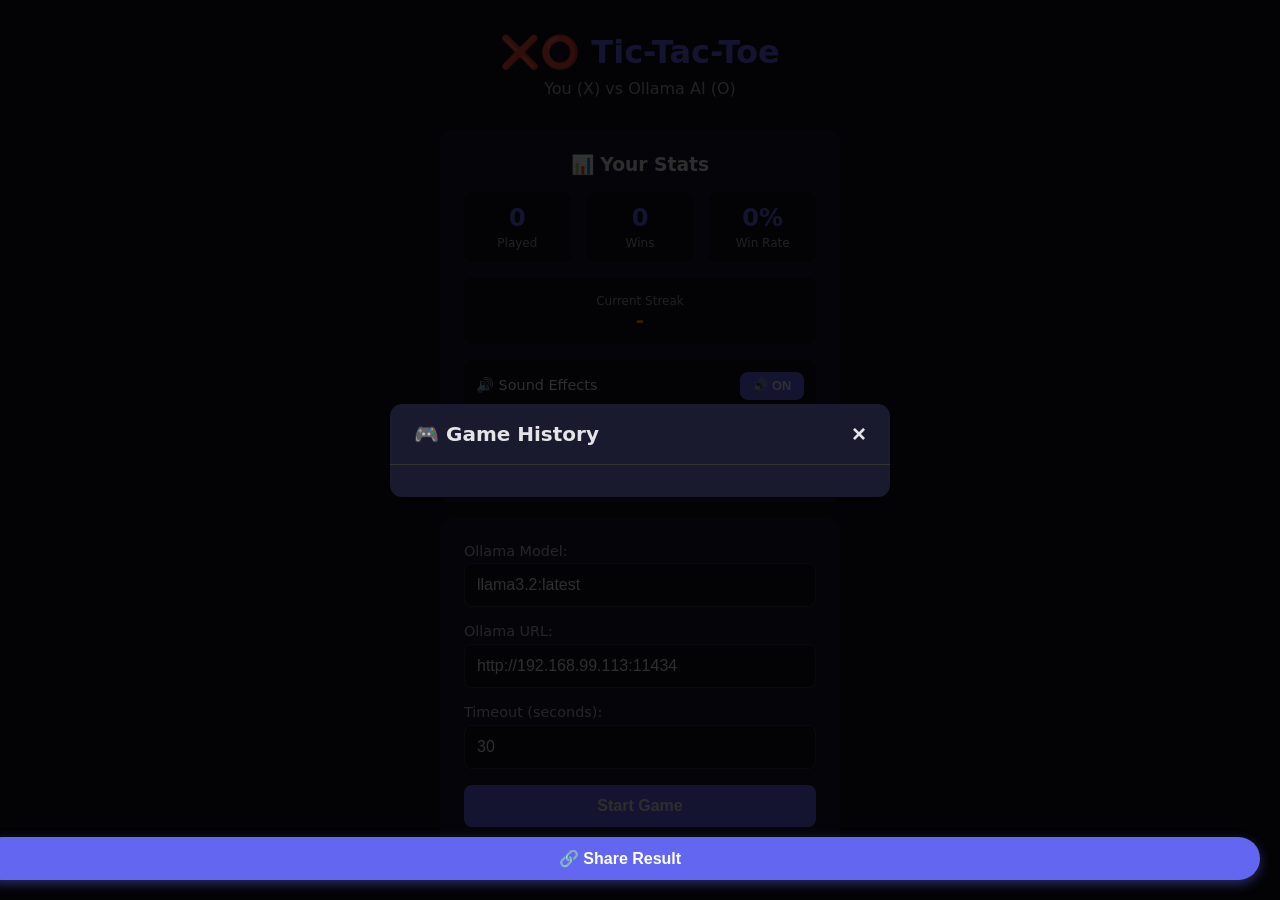
<file: index.html>
<!DOCTYPE html>
<html lang="en">
<head>
    <meta charset="UTF-8">
    <meta name="viewport" content="width=device-width, initial-scale=1.0">
    <title>Tic-Tac-Toe vs Ollama</title>
    <link rel="manifest" href="manifest.json">
    <meta name="theme-color" content="#6366f1">
    <meta name="apple-mobile-web-app-capable" content="yes">
    <meta name="apple-mobile-web-app-status-bar-style" content="black-translucent">
    <link rel="apple-touch-icon" href="icon-192.png">
    <script>
    // Register service worker with better error handling
    if ("serviceWorker" in navigator) {
        window.addEventListener("load", () => {
            navigator.serviceWorker.register("sw.js")
                .then(reg => console.log("[SW] Registered:", reg.scope))
                .catch(err => console.error("[SW] Registration failed:", err));
        });
    }
    </script>
    <style>
        :root {
            --primary: #6366f1;
            --bg: #0f0f1a;
            --bg-card: #1a1a2e;
            --text: #e4e4e7;
            --x: #f472b6;
            --o: #60a5fa;
            --success: #22c55e;
            --warning: #f59e0b;
            --danger: #ef4444;
        }
        * { margin: 0; padding: 0; box-sizing: border-box; }
        body {
            font-family: system-ui, sans-serif;
            background: var(--bg);
            color: var(--text);
            min-height: 100vh;
            display: flex;
            justify-content: center;
            align-items: center;
            padding: 2rem;
        }
        .container {
            width: 100%;
            max-width: 400px;
        }
        h1 {
            text-align: center;
            margin-bottom: 0.5rem;
            color: var(--primary);
        }
        .subtitle {
            text-align: center;
            opacity: 0.7;
            margin-bottom: 2rem;
        }
        .setup-panel {
            background: var(--bg-card);
            padding: 1.5rem;
            border-radius: 12px;
            margin-bottom: 1rem;
        }
        label {
            display: block;
            margin-bottom: 0.3rem;
            font-size: 0.9rem;
            opacity: 0.8;
        }
        input, button {
            width: 100%;
            padding: 0.75rem;
            border: 1px solid #333;
            border-radius: 8px;
            background: var(--bg);
            color: var(--text);
            margin-bottom: 1rem;
            font-size: 1rem;
        }
        button {
            background: var(--primary);
            border: none;
            cursor: pointer;
            font-weight: 600;
            margin-bottom: 0;
            transition: opacity 0.2s, transform 0.1s;
        }
        button:hover { opacity: 0.9; }
        button:active { transform: scale(0.98); }
        button:disabled { opacity: 0.5; cursor: not-allowed; }
        .btn-secondary {
            background: #333;
            margin-top: 0.5rem;
        }
        .btn-danger {
            background: var(--danger);
            margin-top: 0.5rem;
        }
        .btn-success {
            background: var(--success);
        }
        .board {
            display: grid;
            grid-template-columns: repeat(3, 1fr);
            gap: 0.5rem;
            margin: 1rem 0;
        }
        .cell {
            aspect-ratio: 1;
            background: var(--bg-card);
            border: 2px solid #333;
            border-radius: 8px;
            display: flex;
            align-items: center;
            justify-content: center;
            font-size: 2.5rem;
            cursor: pointer;
            transition: 0.2s;
        }
        .cell:hover:not(.taken) { 
            border-color: var(--primary); 
            background: rgba(99, 102, 241, 0.1);
        }
        .cell.taken { cursor: default; }
        .cell.x { color: var(--x); }
        .cell.o { color: var(--o); }
        .cell:focus {
            outline: 2px solid var(--primary);
            outline-offset: 2px;
        }
        .status {
            text-align: center;
            padding: 1rem;
            background: var(--bg-card);
            border-radius: 8px;
            margin-bottom: 1rem;
            min-height: 50px;
        }
        .thinking {
            color: var(--primary);
            font-style: italic;
        }
        .error {
            color: var(--danger);
        }
        .winner { background: rgba(99, 102, 241, 0.3); }
        .log {
            background: rgba(0,0,0,0.2);
            padding: 1rem;
            border-radius: 8px;
            font-family: monospace;
            font-size: 0.85rem;
            max-height: 150px;
            overflow-y: auto;
        }
        .log div { margin: 0.2rem 0; }
        .hidden { display: none; }
        
        /* Stats Panel Styles */
        .stats-panel {
            background: var(--bg-card);
            padding: 1.5rem;
            border-radius: 12px;
            margin-bottom: 1rem;
        }
        .stats-grid {
            display: grid;
            grid-template-columns: repeat(3, 1fr);
            gap: 1rem;
            margin-bottom: 1rem;
        }
        .stat-box {
            text-align: center;
            padding: 0.75rem;
            background: var(--bg);
            border-radius: 8px;
        }
        .stat-value {
            font-size: 1.5rem;
            font-weight: bold;
            color: var(--primary);
        }
        .stat-label {
            font-size: 0.75rem;
            opacity: 0.7;
            margin-top: 0.25rem;
        }
        .streak-box {
            text-align: center;
            padding: 0.75rem;
            background: var(--bg);
            border-radius: 8px;
            margin-bottom: 1rem;
        }
        .streak-value {
            font-size: 1.25rem;
            font-weight: bold;
        }
        .streak-win { color: var(--success); }
        .streak-loss { color: var(--danger); }
        .streak-neutral { color: var(--warning); }
        
        /* History Modal Styles */
        .modal-overlay {
            position: fixed;
            top: 0;
            left: 0;
            right: 0;
            bottom: 0;
            background: rgba(0,0,0,0.8);
            display: flex;
            justify-content: center;
            align-items: center;
            z-index: 1000;
            padding: 1rem;
        }
        .modal-content {
            background: var(--bg-card);
            border-radius: 12px;
            width: 100%;
            max-width: 500px;
            max-height: 80vh;
            overflow: hidden;
            display: flex;
            flex-direction: column;
        }
        .modal-header {
            padding: 1rem 1.5rem;
            border-bottom: 1px solid #333;
            display: flex;
            justify-content: space-between;
            align-items: center;
        }
        .modal-header h2 {
            font-size: 1.25rem;
        }
        .modal-close {
            background: none;
            border: none;
            color: var(--text);
            font-size: 1.5rem;
            cursor: pointer;
            width: auto;
            padding: 0;
            margin: 0;
        }
        .modal-body {
            padding: 1rem 1.5rem;
            overflow-y: auto;
            flex: 1;
        }
        .history-item {
            background: var(--bg);
            padding: 1rem;
            border-radius: 8px;
            margin-bottom: 0.75rem;
            cursor: pointer;
            transition: 0.2s;
        }
        .history-item:hover {
            background: #252540;
        }
        .history-header {
            display: flex;
            justify-content: space-between;
            align-items: center;
            margin-bottom: 0.5rem;
        }
        .history-result {
            font-weight: bold;
            padding: 0.25rem 0.5rem;
            border-radius: 4px;
            font-size: 0.75rem;
        }
        .result-win { background: rgba(34, 197, 94, 0.2); color: var(--success); }
        .result-loss { background: rgba(239, 68, 68, 0.2); color: var(--danger); }
        .result-draw { background: rgba(245, 158, 11, 0.2); color: var(--warning); }
        .history-date {
            font-size: 0.8rem;
            opacity: 0.6;
        }
        .history-moves {
            font-size: 0.85rem;
            opacity: 0.8;
            font-family: monospace;
        }
        .history-detail {
            margin-top: 0.5rem;
            padding-top: 0.5rem;
            border-top: 1px solid #333;
            font-size: 0.8rem;
            display: none;
        }
        .history-detail.expanded {
            display: block;
        }
        .move-list {
            display: flex;
            flex-wrap: wrap;
            gap: 0.5rem;
            margin-top: 0.5rem;
        }
        .move-item {
            background: var(--bg-card);
            padding: 0.25rem 0.5rem;
            border-radius: 4px;
            font-family: monospace;
        }
        .empty-state {
            text-align: center;
            padding: 2rem;
            opacity: 0.6;
        }
        .button-row {
            display: flex;
            gap: 0.5rem;
        }
        .button-row button {
            flex: 1;
        }
        
        /* Keyboard shortcuts hint */
        .shortcuts-hint {
            background: var(--bg);
            padding: 0.75rem;
            border-radius: 8px;
            margin-top: 1rem;
            font-size: 0.8rem;
            opacity: 0.8;
        }
        .shortcuts-hint kbd {
            background: var(--bg-card);
            padding: 2px 6px;
            border-radius: 4px;
            font-family: monospace;
            border: 1px solid #444;
        }
        
        /* Toast notifications */
        .toast {
            position: fixed;
            bottom: 20px;
            left: 50%;
            transform: translateX(-50%) translateY(100px);
            background: var(--bg-card);
            color: var(--text);
            padding: 1rem 1.5rem;
            border-radius: 8px;
            box-shadow: 0 4px 20px rgba(0,0,0,0.3);
            z-index: 2000;
            transition: transform 0.3s ease;
            border: 1px solid var(--primary);
        }
        .toast.show {
            transform: translateX(-50%) translateY(0);
        }
        
        /* Mobile responsive */
        @media (max-width: 480px) {
            body { padding: 1rem; }
            h1 { font-size: 1.5rem; }
            .cell { font-size: 2rem; }
            .shortcuts-hint { font-size: 0.75rem; }
        }
    </style>
</head>
<body>
    <div class="container">
        <h1>❌⭕ Tic-Tac-Toe</h1>
        <p class="subtitle">You (X) vs Ollama AI (O)</p>
        
        <!-- Stats Panel -->
        <div id="statsPanel" class="stats-panel">
            <h3 style="margin-bottom: 1rem; text-align: center;">📊 Your Stats</h3>
            <div class="stats-grid">
                <div class="stat-box">
                    <div class="stat-value" id="statPlayed">0</div>
                    <div class="stat-label">Played</div>
                </div>
                <div class="stat-box">
                    <div class="stat-value" id="statWins">0</div>
                    <div class="stat-label">Wins</div>
                </div>
                <div class="stat-box">
                    <div class="stat-value" id="statWinRate">0%</div>
                    <div class="stat-label">Win Rate</div>
                </div>
            </div>
            <div class="streak-box">
                <div class="stat-label">Current Streak</div>
                <div class="streak-value" id="statStreak">-</div>
            </div>
            <div style="margin: 1rem 0; padding: 0.75rem; background: var(--bg); border-radius: 8px; display: flex; align-items: center; justify-content: space-between;">
                <span style="font-size: 0.9rem;">🔊 Sound Effects</span>
                <button id="soundToggle" onclick="toggleSound()" style="width: auto; padding: 0.4rem 0.8rem; font-size: 0.8rem; margin: 0;">ON</button>
            </div>
            <script>
                // Initialize sound toggle button state
                document.addEventListener('DOMContentLoaded', () => {
                    const btn = document.getElementById('soundToggle');
                    if (btn) btn.textContent = AudioFX.enabled ? '🔊 ON' : '🔇 OFF';
                });
                function toggleSound() {
                    const enabled = AudioFX.toggle();
                    document.getElementById('soundToggle').textContent = enabled ? '🔊 ON' : '🔇 OFF';
                    showToast(enabled ? 'Sound effects enabled 🔊' : 'Sound effects muted 🔇');
                }
            </script>
            <div class="button-row">
                <button onclick="showHistory()" class="btn-secondary">📜 View History</button>
                <button onclick="resetStats()" class="btn-danger">🗑️ Reset</button>
            </div>
        </div>
        
        <div id="setup" class="setup-panel">
            <label>Ollama Model:</label>
            <input type="text" id="model" value="llama3.2:latest" placeholder="llama3.2:latest">
            
            <label>Ollama URL:</label>
            <input type="text" id="url" value="http://192.168.99.113:11434">
            
            <label>Timeout (seconds):</label>
            <input type="number" id="timeout" value="30" min="10" max="120">
            
            <button onclick="startGame()">Start Game</button>
        </div>
        
        <div id="game" class="hidden">
            <div id="status" class="status">Your turn (X)</div>
            
            <div class="board" id="board">
                <div class="cell" data-i="0" tabindex="0" aria-label="Position 1, available"></div>
                <div class="cell" data-i="1" tabindex="0" aria-label="Position 2, available"></div>
                <div class="cell" data-i="2" tabindex="0" aria-label="Position 3, available"></div>
                <div class="cell" data-i="3" tabindex="0" aria-label="Position 4, available"></div>
                <div class="cell" data-i="4" tabindex="0" aria-label="Position 5, available"></div>
                <div class="cell" data-i="5" tabindex="0" aria-label="Position 6, available"></div>
                <div class="cell" data-i="6" tabindex="0" aria-label="Position 7, available"></div>
                <div class="cell" data-i="7" tabindex="0" aria-label="Position 8, available"></div>
                <div class="cell" data-i="8" tabindex="0" aria-label="Position 9, available"></div>
            </div>
            
            <button onclick="resetGame()">New Game (N)</button>
            
            <!-- Keyboard Shortcuts Hint -->
            <div class="shortcuts-hint">
                <strong>⌨️ Keyboard Shortcuts:</strong><br>
                <kbd>1</kbd>-<kbd>9</kbd> = Make move • <kbd>N</kbd> = New game • <kbd>H</kbd> = History • <kbd>Esc</kbd> = Close modal
            </div>
            
            <div id="log" class="log" style="margin-top:1rem;"></div>
        </div>
    </div>

    <!-- History Modal -->
    <div id="historyModal" class="modal-overlay hidden">
        <div class="modal-content">
            <div class="modal-header">
                <h2>🎮 Game History</h2>
                <button class="modal-close" onclick="closeHistory()">&times;</button>
            </div>
            <div class="modal-body" id="historyList">
                <!-- History items will be inserted here -->
            </div>
        </div>
    </div>
    
    <!-- Toast Container -->
    <div id="toast" class="toast"></div>
    
    <!-- Sound Effects (Audio Context) -->
    <script>
    // Sound Effects Feature - Added by auto-builder
    const AudioFX = {
        ctx: null,
        enabled: true,
        
        init() {
            if (!this.ctx) {
                this.ctx = new (window.AudioContext || window.webkitAudioContext)();
            }
            return this.ctx !== null;
        },
        
        playTone(freq, duration, type = 'sine', volume = 0.3) {
            if (!this.enabled || !this.init()) return;
            
            const osc = this.ctx.createOscillator();
            const gain = this.ctx.ctx.createGain();
            
            osc.connect(gain);
            gain.connect(this.ctx.destination);
            
            osc.frequency.value = freq;
            osc.type = type;
            gain.gain.setValueAtTime(volume, this.ctx.currentTime);
            gain.gain.exponentialRampToValueAtTime(0.01, this.ctx.currentTime + duration);
            
            osc.start(this.ctx.currentTime);
            osc.stop(this.ctx.currentTime + duration);
        },
        
        playMove() {
            // Subtle click sound
            this.playTone(800, 0.1, 'sine', 0.15);
        },
        
        playWin() {
            // Victory fanfare (ascending)
            this.playTone(440, 0.15, 'square', 0.2);
            setTimeout(() => this.playTone(554, 0.15, 'square', 0.2), 150);
            setTimeout(() => this.playTone(659, 0.3, 'square', 0.25), 300);
        },
        
        playLose() {
            // Defeat sound (descending)
            this.playTone(330, 0.2, 'sawtooth', 0.2);
            setTimeout(() => this.playTone(277, 0.2, 'sawtooth', 0.2), 200);
            setTimeout(() => this.playTone(220, 0.4, 'sawtooth', 0.25), 400);
        },
        
        playDraw() {
            // Neutral draw sound
            this.playTone(440, 0.3, 'sine', 0.2);
        },
        
        playError() {
            // Error buzz
            this.playTone(150, 0.3, 'sawtooth', 0.3);
        },
        
        playClick() {
            // UI click
            this.playTone(1200, 0.05, 'sine', 0.1);
        },
        
        toggle() {
            this.enabled = !this.enabled;
            localStorage.setItem('ttt-sound-enabled', this.enabled);
            return this.enabled;
        },
        
        loadPreference() {
            const saved = localStorage.getItem('ttt-sound-enabled');
            if (saved !== null) {
                this.enabled = saved === 'true';
            }
        }
    };
    
    // Load sound preference on startup
    AudioFX.loadPreference();
    
    // Initialize audio context on first user interaction
    function initAudio() {
        AudioFX.init();
    }
    document.addEventListener('click', initAudio, { once: true });
    document.addEventListener('keydown', initAudio, { once: true });
    </script>

    <script>
        // Game State
        let board = ['','','','','','','','',''];
        let active = false;
        let thinking = false;
        let currentGameMoves = [];
        const wins = [[0,1,2],[3,4,5],[6,7,8],[0,3,6],[1,4,7],[2,5,8],[0,4,8],[2,4,6]];

        // Stats State
        const STATS_KEY = 'tictactoe_stats';
        const HISTORY_KEY = 'tictactoe_history';

        // Initialize
        document.querySelectorAll('.cell').forEach(c => {
            c.onclick = () => humanMove(parseInt(c.dataset.i));
            c.onkeydown = (e) => {
                if (e.key === 'Enter' || e.key === ' ') {
                    e.preventDefault();
                    humanMove(parseInt(c.dataset.i));
                }
            };
        });

        // Load stats on page load
        loadStats();
        
        // Setup keyboard shortcuts
        setupKeyboardShortcuts();

        // Keyboard Shortcuts Feature
        function setupKeyboardShortcuts() {
            document.addEventListener('keydown', (e) => {
                // Don't trigger shortcuts when typing in inputs
                if (e.target.tagName === 'INPUT') return;
                
                // Check if history modal is open
                const historyOpen = !document.getElementById('historyModal').classList.contains('hidden');
                
                // Close modal on Escape
                if (e.key === 'Escape' && historyOpen) {
                    e.preventDefault();
                    closeHistory();
                    return;
                }
                
                // If modal is open, don't process game shortcuts
                if (historyOpen) return;
                
                // Game is active shortcuts
                if (active && !thinking) {
                    // Number keys 1-9 for positions
                    if (e.key >= '1' && e.key <= '9') {
                        e.preventDefault();
                        const pos = parseInt(e.key) - 1;
                        if (!board[pos]) {
                            humanMove(pos);
                            showToast(`Played at position ${e.key}`);
                        } else {
                            showToast('Position already taken!', 'error');
                        }
                    }
                }
                
                // Global shortcuts
                switch(e.key.toLowerCase()) {
                    case 'n':
                        e.preventDefault();
                        if (document.getElementById('game').classList.contains('hidden')) {
                            startGame();
                        } else {
                            resetGame();
                        }
                        showToast('New game started!');
                        break;
                    case 'h':
                        e.preventDefault();
                        showHistory();
                        break;
                }
            });
        }
        
        // Toast notification function
        function showToast(message, type = 'info') {
            const toast = document.getElementById('toast');
            toast.textContent = message;
            toast.style.borderColor = type === 'error' ? 'var(--danger)' : 'var(--primary)';
            toast.classList.add('show');
            setTimeout(() => {
                toast.classList.remove('show');
            }, 2000);
        }
        
        // Update cell accessibility
        function updateCellAccessibility() {
            document.querySelectorAll('.cell').forEach((cell, i) => {
                const player = board[i];
                const taken = player !== '';
                cell.setAttribute('aria-label', taken ? 
                    `Position ${i + 1}, taken by ${player}` : 
                    `Position ${i + 1}, available. Press ${i + 1} to play.`
                );
            });
        }

        // Stats Functions
        function loadStats() {
            const stats = JSON.parse(localStorage.getItem(STATS_KEY) || '{"played":0,"wins":0,"losses":0,"draws":0,"streak":0,"lastResult":null}');
            updateStatsDisplay(stats);
        }

        function updateStatsDisplay(stats) {
            document.getElementById('statPlayed').textContent = stats.played;
            document.getElementById('statWins').textContent = stats.wins;
            
            const winRate = stats.played > 0 ? Math.round((stats.wins / stats.played) * 100) : 0;
            document.getElementById('statWinRate').textContent = winRate + '%';
            
            const streakEl = document.getElementById('statStreak');
            if (stats.streak > 0) {
                streakEl.textContent = `🔥 ${stats.streak} Win${stats.streak > 1 ? 's' : ''}`;
                streakEl.className = 'streak-value streak-win';
            } else if (stats.streak < 0) {
                streakEl.textContent = `❄️ ${Math.abs(stats.streak)} Loss${Math.abs(stats.streak) > 1 ? 'es' : ''}`;
                streakEl.className = 'streak-value streak-loss';
            } else {
                streakEl.textContent = '-';
                streakEl.className = 'streak-value streak-neutral';
            }
        }

        function recordGame(result, moves) {
            // Update stats
            const stats = JSON.parse(localStorage.getItem(STATS_KEY) || '{"played":0,"wins":0,"losses":0,"draws":0,"streak":0,"lastResult":null}');
            
            stats.played++;
            if (result === 'win') {
                stats.wins++;
                stats.streak = stats.lastResult === 'win' ? stats.streak + 1 : 1;
            } else if (result === 'loss') {
                stats.losses++;
                stats.streak = stats.lastResult === 'loss' ? stats.streak - 1 : -1;
            } else {
                stats.draws++;
                stats.streak = 0;
            }
            stats.lastResult = result;
            
            localStorage.setItem(STATS_KEY, JSON.stringify(stats));
            updateStatsDisplay(stats);
            
            // Add to history
            const history = JSON.parse(localStorage.getItem(HISTORY_KEY) || '[]');
            const gameRecord = {
                id: Date.now(),
                date: new Date().toISOString(),
                result: result,
                moves: moves,
                movesCount: moves.length
            };
            history.unshift(gameRecord);
            // Keep only last 50 games
            if (history.length > 50) history.pop();
            localStorage.setItem(HISTORY_KEY, JSON.stringify(history));
        }

        function resetStats() {
            if (confirm('Are you sure you want to reset all stats and history? This cannot be undone.')) {
                localStorage.removeItem(STATS_KEY);
                localStorage.removeItem(HISTORY_KEY);
                loadStats();
                log('Stats and history reset');
                showToast('Stats reset!');
            }
        }

        // History Modal Functions
        function showHistory() {
            const history = JSON.parse(localStorage.getItem(HISTORY_KEY) || '[]');
            const listEl = document.getElementById('historyList');
            
            if (history.length === 0) {
                listEl.innerHTML = '<div class="empty-state">No games played yet!<br>Start playing to build your history.</div>';
            } else {
                listEl.innerHTML = history.map(game => {
                    const date = new Date(game.date);
                    const dateStr = date.toLocaleDateString() + ' ' + date.toLocaleTimeString([], {hour: '2-digit', minute:'2-digit'});
                    const resultClass = game.result === 'win' ? 'result-win' : game.result === 'loss' ? 'result-loss' : 'result-draw';
                    const resultText = game.result === 'win' ? 'WIN' : game.result === 'loss' ? 'LOSS' : 'DRAW';
                    
                    // Format moves
                    const movesSummary = game.moves.map((m, i) => `${i+1}. ${m.player}${m.pos}`).join(', ');
                    const movesDetail = game.moves.map((m, i) => 
                        `<span class="move-item">${i+1}. ${m.player}→${m.pos}</span>`
                    ).join('');
                    
                    return `
                        <div class="history-item" onclick="toggleHistoryDetail(${game.id})">
                            <div class="history-header">
                                <span class="history-result ${resultClass}">${resultText}</span>
                                <span class="history-date">${dateStr}</span>
                            </div>
                            <div class="history-moves">${movesSummary}</div>
                            <div class="history-detail" id="detail-${game.id}">
                                <div style="margin-top: 0.5rem; opacity: 0.8;">Move sequence:</div>
                                <div class="move-list">${movesDetail}</div>
                            </div>
                        </div>
                    `;
                }).join('');
            }
            
            document.getElementById('historyModal').classList.remove('hidden');
        }

        function closeHistory() {
            document.getElementById('historyModal').classList.add('hidden');
        }

        function toggleHistoryDetail(gameId) {
            const detail = document.getElementById(`detail-${gameId}`);
            if (detail) {
                detail.classList.toggle('expanded');
            }
        }

        // Close modal on overlay click
        document.getElementById('historyModal').addEventListener('click', (e) => {
            if (e.target === document.getElementById('historyModal')) {
                closeHistory();
            }
        });

        // Game Functions
        function startGame() {
            if (!document.getElementById('model').value.trim()) {
                alert('Enter Ollama model');
                return;
            }
            document.getElementById('setup').classList.add('hidden');
            document.getElementById('game').classList.remove('hidden');
            resetGame();
        }

        function resetGame() {
            board = ['','','','','','','','',''];
            active = true;
            thinking = false;
            currentGameMoves = [];
            document.querySelectorAll('.cell').forEach(c => {
                c.textContent = '';
                c.className = 'cell';
                c.setAttribute('tabindex', '0');
            });
            document.getElementById('log').innerHTML = '';
            setStatus('Your turn (X) - Press 1-9 to play');
            updateCellAccessibility();
        }

        function humanMove(i) {
            if (!active || thinking || board[i]) {
                // Play error sound if cell is taken or game not active
                if (board[i]) AudioFX.playError();
                return;
            }
            makeMove(i, 'X');
            if (active) setTimeout(aiMove, 500);
        }

        async function aiMove() {
            if (!active) return;
            thinking = true;
            setStatus('AI thinking...', 'thinking');
            
            console.log('[AI] Starting move request');
            console.log('[AI] Board state:', board);
            console.log('[AI] Available:', board.map((c,i) => c?'':i).filter(i => i !== ''));
            
            try {
                const move = await getOllamaMove();
                makeMove(move, 'O');
            } catch (err) {
                console.error('[AI] Failed:', err);
                console.error('[AI] Error type:', err.name);
                console.error('[AI] Error message:', err.message);
                
                let userMsg = err.message;
                if (err.message.includes('Cannot connect')) {
                    userMsg = '❌ Cannot connect to Ollama. Check URL.';
                } else if (err.message.includes('timed out')) {
                    userMsg = '⏱️ Request timed out. Increase timeout or check Ollama.';
                } else if (err.message.includes('No valid move')) {
                    userMsg = '🤔 AI gave invalid response. Try again.';
                } else if (err.message.includes('already taken')) {
                    userMsg = '⚠️ AI tried taken spot. Board changed?';
                } else if (err.message.includes('Failed to fetch')) {
                    userMsg = '❌ Network error. Is Ollama running?';
                }
                
                setStatus('AI failed: ' + err.message, 'error');
                log(userMsg);
                log('Details: ' + err.message);
                showToast(userMsg, 'error');
            }
            thinking = false;
        }

        async function getOllamaMove() {
            const url = document.getElementById('url').value;
            const model = document.getElementById('model').value;
            const timeoutSec = parseInt(document.getElementById('timeout').value) || 30;
            
            console.log('[AI] Config:', { url, model, timeoutSec });
            
            const available = board.map((c,i) => c?'':i).filter(i => i !== '').join(',');
            const taken = board.map((c,i) => c?`${i}(${c})`:'').filter(s=>s).join(', ');
            
            const prompt = `You are O (noughts) in Tic-Tac-Toe. Board positions 0-8:
${formatBoard()}

TAKEN (DON'T PICK): ${taken || 'none'}
AVAILABLE (PICK ONE): ${available || 'none'}

You are O. Pick ONE number from AVAILABLE. Respond ONLY with the number.`;

            console.log('[AI] Sending prompt:', prompt);
            
            const ctrl = new AbortController();
            const timer = setTimeout(() => ctrl.abort(), timeoutSec * 1000);
            
            console.log('[AI] Fetching from:', `${url}/api/generate`);
            
            let res;
            try {
                res = await fetch(`${url}/api/generate`, {
                    method: 'POST',
                    headers: {'Content-Type':'application/json'},
                    body: JSON.stringify({model, prompt, stream: false}),
                    signal: ctrl.signal
                });
            } catch (fetchErr) {
                clearTimeout(timer);
                console.error('[AI] Fetch failed:', fetchErr);
                if (fetchErr.name === 'AbortError') {
                    throw new Error(`Request timed out after ${timeoutSec}s`);
                } else if (fetchErr.message.includes('Failed to fetch')) {
                    throw new Error(`Cannot connect to Ollama at ${url}. Is it running?`);
                } else {
                    throw new Error(`Network error: ${fetchErr.message}`);
                }
            }
            
            clearTimeout(timer);
            console.log('[AI] Response status:', res.status, res.statusText);
            
            if (!res.ok) {
                const errText = await res.text().catch(() => 'unknown');
                console.error('[AI] HTTP error:', res.status, errText);
                throw new Error(`HTTP ${res.status}: ${errText}`);
            }
            
            let data;
            try {
                data = await res.json();
            } catch (jsonErr) {
                console.error('[AI] JSON parse error:', jsonErr);
                throw new Error('Invalid JSON response from Ollama');
            }
            
            console.log('[AI] Response:', data);
            
            if (data.error) {
                console.error('[AI] Ollama error:', data.error);
                throw new Error(`Ollama error: ${data.error}`);
            }
            
            const txt = (data.response || '').trim();
            console.log('[AI] Raw response text:', txt);
            
            const match = txt.match(/[0-8]/);
            
            if (!match) {
                console.error('[AI] No valid move found in:', txt);
                throw new Error(`No valid move (0-8) in response: "${txt.substring(0,50)}..."`);
            }
            
            const move = parseInt(match[0]);
            console.log('[AI] Parsed move:', move);
            
            if (board[move]) {
                console.error('[AI] Position already taken:', move, 'by', board[move]);
                throw new Error(`Position ${move} already taken by ${board[move]}`);
            }
            
            log(`AI chose ${move}`);
            return move;
        }

        function makeMove(i, player) {
            board[i] = player;
            const cell = document.querySelector(`.cell[data-i="${i}"]`);
            cell.textContent = player;
            cell.classList.add('taken', player.toLowerCase());
            cell.removeAttribute('tabindex');
            log(`${player} plays ${i}`);
            
            // Play move sound
            AudioFX.playMove();
            
            // Record move
            currentGameMoves.push({ player: player, pos: i });
            
            // Update accessibility
            updateCellAccessibility();
            
            if (checkWin(player)) {
                active = false;
                setStatus(`${player} wins!`);
                highlightWin(player);
                showToast(`${player === 'X' ? 'You win! 🎉' : 'AI wins! 🤖'}`, player === 'X' ? 'success' : 'info');
                
                // Play win/lose sound
                if (player === 'X') {
                    AudioFX.playWin();
                } else {
                    AudioFX.playLose();
                }
                
                // Record game result
                const result = player === 'X' ? 'win' : 'loss';
                recordGame(result, currentGameMoves);
            } else if (board.every(c=>c)) {
                active = false;
                setStatus("Draw!");
                showToast('Draw game! 🤝');
                
                // Play draw sound
                AudioFX.playDraw();
                
                // Record draw
                recordGame('draw', currentGameMoves);
            } else {
                setStatus(player === 'X' ? "AI thinking..." : "Your turn (X) - Press 1-9 to play");
            }
        }

        function checkWin(p) {
            return wins.some(w => w.every(i=> board[i]===p));
        }

        function highlightWin(p) {
            wins.forEach(w => {
                if (w.every(i=> board[i]===p)) {
                    w.forEach(i=> document.querySelector(`.cell[data-i="${i}"]`).classList.add('winner'));
                }
            });
        }

        function formatBoard() {
            return [0,3,6].map(r=> 
                `${r}: ${board[r]||'_'} | ${r+1}: ${board[r+1]||'_'} | ${r+2}: ${board[r+2]||'_'}`
            ).join('\n');
        }

        function setStatus(msg, cls) {
            const s = document.getElementById('status');
            s.textContent = msg;
            s.className = 'status ' + (cls || '');
        }

        function log(msg) {
            const d = document.getElementById('log');
            d.innerHTML += `<div>${msg}</div>`;
            d.scrollTop = d.scrollHeight;
        }

        // Share functionality - Added by auto-builder
        const shareBtn = document.createElement('button');
        shareBtn.textContent = '🔗 Share Result';
        shareBtn.className = 'btn-secondary';
        shareBtn.style.cssText = 'position:fixed;bottom:20px;right:20px;padding:12px 24px;background:#6366f1;color:white;border:none;border-radius:25px;cursor:pointer;z-index:1000;font-weight:600;box-shadow:0 4px 12px rgba(99,102,241,0.4);';
        shareBtn.onclick = async () => {
            // Play click sound
            AudioFX.playClick();
            
            const stats = JSON.parse(localStorage.getItem('ttt-stats') || '{"wins":0,"losses":0,"draws":0,"total":0}');
            const shareText = `🎮 Tic-Tac-Toe vs AI\n🏆 Wins: ${stats.wins} | 🤖 Losses: ${stats.losses} | 🤝 Draws: ${stats.draws}\n📊 Total Games: ${stats.total}\n\nPlay against Ollama AI!`;
            
            if (navigator.share) {
                try {
                    await navigator.share({
                        title: 'Tic-Tac-Toe vs Ollama AI',
                        text: shareText,
                        url: location.href
                    });
                    showToast('Shared successfully! 🎉', 'success');
                } catch (err) {
                    console.log('Share cancelled');
                }
            } else {
                navigator.clipboard.writeText(shareText + '\n\n' + location.href);
                shareBtn.textContent = '✅ Copied!';
                showToast('Stats copied to clipboard! 📋', 'success');
                setTimeout(() => shareBtn.textContent = '🔗 Share Result', 2000);
            }
        };
        document.body.appendChild(shareBtn);
    </script>
</body>
</html>
<script>
// Request notification permission
if ('Notification' in window && Notification.permission === 'default') {
    Notification.requestPermission();
}
function notify(title, body) {
    if (Notification.permission === 'granted') {
        new Notification(title, { body });
    }
}
</script>
<script>
// Export functionality
function exportData(format) {
    const data = document.querySelector('textarea, input')?.value || document.body.innerText;
    const blob = new Blob([data], { type: 'text/plain' });
    const url = URL.createObjectURL(blob);
    const a = document.createElement('a');
    a.href = url;
    a.download = 'export.' + format;
    a.click();
    URL.revokeObjectURL(url);
}
</script>

<!-- Enhanced Mobile Responsiveness Feature -->
<style>
/* Enhanced Mobile Responsive Styles */
@media (max-width: 768px) {
    body { 
        padding: 0.5rem; 
        font-size: 14px;
    }
    .container {
        max-width: 100%;
        padding: 0 0.5rem;
    }
    h1 { 
        font-size: 1.3rem; 
        margin-bottom: 0.3rem;
    }
    .subtitle {
        font-size: 0.85rem;
        margin-bottom: 1rem;
    }
    .setup-panel, .stats-panel {
        padding: 1rem;
        margin-bottom: 0.75rem;
    }
    .setup-panel input, .setup-panel button {
        padding: 0.6rem;
        font-size: 16px; /* Prevents zoom on iOS */
        margin-bottom: 0.75rem;
    }
    .board {
        gap: 0.35rem;
        margin: 0.75rem 0;
    }
    .cell { 
        font-size: 1.8rem; 
    }
    .stats-grid {
        gap: 0.5rem;
    }
    .stat-box {
        padding: 0.5rem;
    }
    .stat-value {
        font-size: 1.2rem;
    }
    .stat-label {
        font-size: 0.7rem;
    }
    .streak-box {
        padding: 0.5rem;
    }
    .streak-value {
        font-size: 1rem;
    }
    .button-row {
        flex-direction: column;
        gap: 0.35rem;
    }
    .button-row button {
        width: 100%;
        margin: 0;
    }
    .status {
        padding: 0.75rem;
        font-size: 0.9rem;
        min-height: 40px;
    }
    .log {
        max-height: 100px;
        font-size: 0.75rem;
        padding: 0.75rem;
    }
    .shortcuts-hint {
        padding: 0.5rem;
        font-size: 0.7rem;
        margin-top: 0.75rem;
    }
    .shortcuts-hint kbd {
        padding: 1px 4px;
        font-size: 0.75rem;
    }
    /* Modal adjustments */
    .modal-overlay {
        padding: 0.5rem;
    }
    .modal-content {
        max-height: 90vh;
    }
    .modal-header {
        padding: 0.75rem 1rem;
    }
    .modal-header h2 {
        font-size: 1.1rem;
    }
    .modal-body {
        padding: 0.75rem 1rem;
    }
    .history-item {
        padding: 0.75rem;
    }
    /* Share button mobile adjustment */
    .btn-secondary[onclick*="showHistory"], 
    .btn-danger[onclick*="resetStats"] {
        padding: 0.6rem;
        font-size: 0.85rem;
    }
}

/* Small phones */
@media (max-width: 380px) {
    body {
        padding: 0.25rem;
    }
    h1 {
        font-size: 1.1rem;
    }
    .cell {
        font-size: 1.5rem;
    }
    .stats-grid {
        grid-template-columns: repeat(3, 1fr);
        gap: 0.35rem;
    }
    .stat-value {
        font-size: 1rem;
    }
    .stat-label {
        font-size: 0.65rem;
    }
}

/* Landscape mode on mobile */
@media (max-height: 500px) and (orientation: landscape) {
    body {
        padding: 0.5rem;
        align-items: flex-start;
    }
    .container {
        display: grid;
        grid-template-columns: 1fr 1fr;
        gap: 1rem;
        max-width: 100%;
    }
    h1, .subtitle {
        grid-column: 1 / -1;
    }
    .board {
        max-width: 280px;
    }
    .stats-panel, #setup, #game {
        margin-bottom: 0;
    }
}

/* Touch improvements */
@media (pointer: coarse) {
    .cell {
        min-height: 44px; /* Minimum touch target size */
        min-width: 44px;
    }
    button {
        min-height: 44px;
    }
    input {
        min-height: 44px;
    }
}

/* Safe area for notched phones */
@supports (padding-top: env(safe-area-inset-top)) {
    body {
        padding-top: env(safe-area-inset-top);
        padding-bottom: env(safe-area-inset-bottom);
        padding-left: env(safe-area-inset-left);
        padding-right: env(safe-area-inset-right);
    }
}
</style>
<style>
@keyframes fadeIn { from { opacity: 0; transform: translateY(10px); } to { opacity: 1; transform: translateY(0); } }
.container { animation: fadeIn 0.3s ease-out; }
button { transition: all 0.2s ease; }
button:hover { transform: translateY(-2px); box-shadow: 0 4px 8px rgba(0,0,0,0.2); }
</style>
</file>
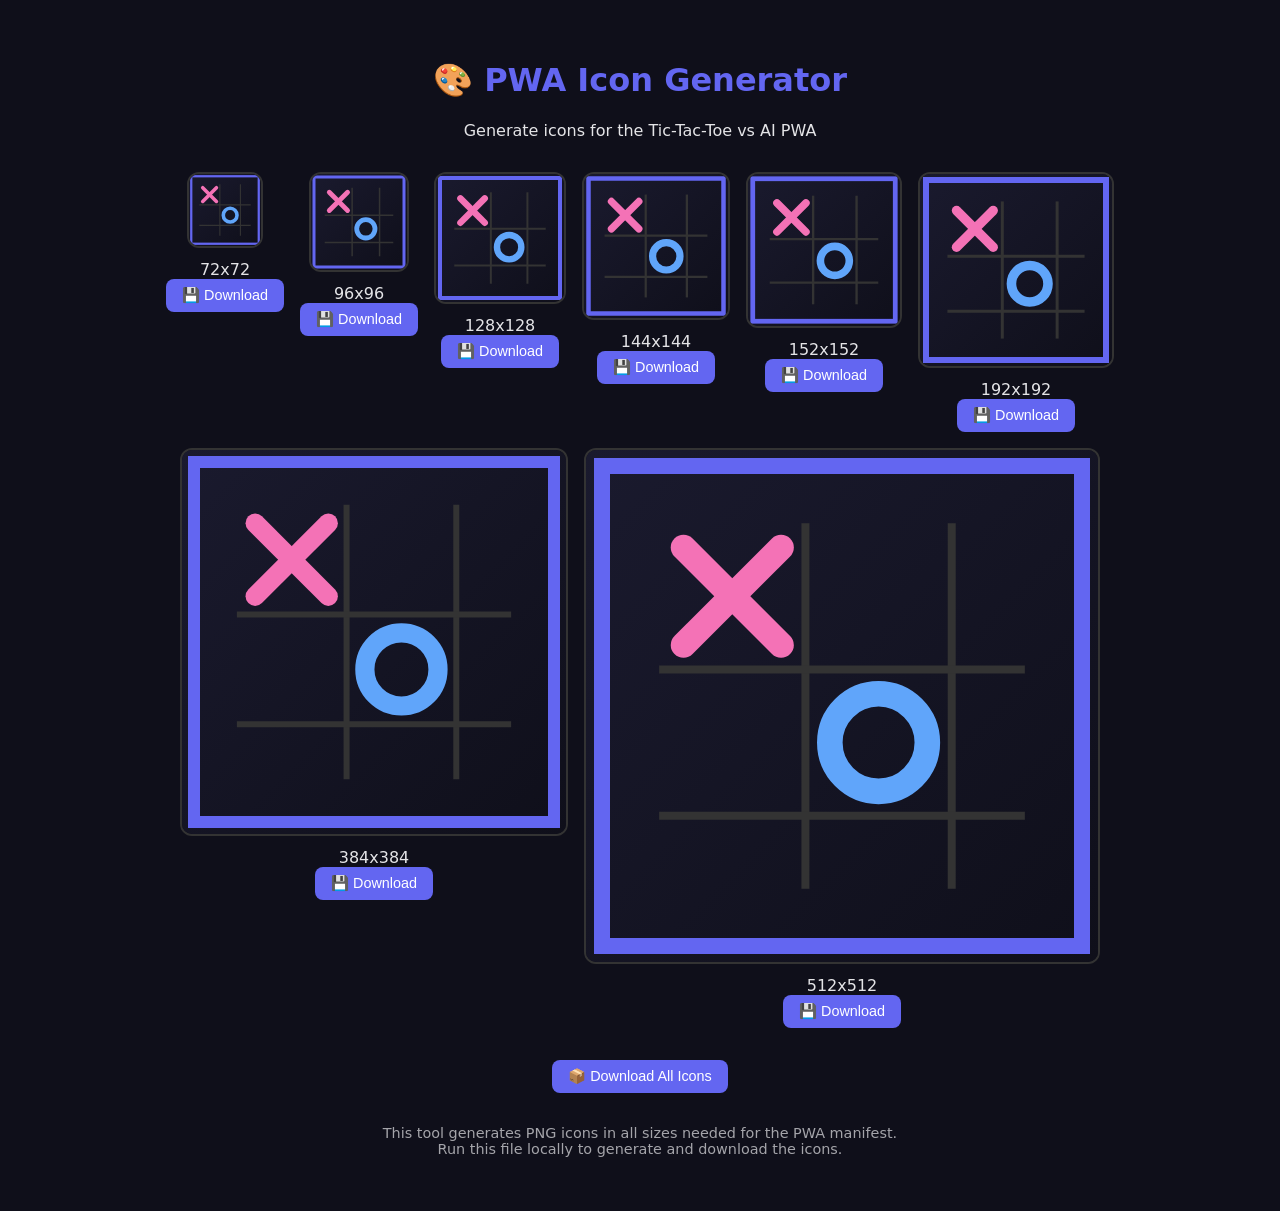
<file: icon-generator.html>
<!DOCTYPE html>
<html lang="en">
<head>
    <meta charset="UTF-8">
    <meta name="viewport" content="width=device-width, initial-scale=1.0">
    <title>Icon Generator - TTT AI</title>
    <style>
        body {
            font-family: system-ui, sans-serif;
            background: #0f0f1a;
            color: #e4e4e7;
            padding: 2rem;
            text-align: center;
        }
        h1 { color: #6366f1; }
        .icon-container {
            display: flex;
            flex-wrap: wrap;
            gap: 1rem;
            justify-content: center;
            margin: 2rem 0;
        }
        .icon-box {
            text-align: center;
        }
        canvas {
            border: 2px solid #333;
            border-radius: 12px;
            margin-bottom: 0.5rem;
        }
        button {
            background: #6366f1;
            color: white;
            border: none;
            padding: 0.5rem 1rem;
            border-radius: 8px;
            cursor: pointer;
            font-size: 0.9rem;
        }
        button:hover { opacity: 0.9; }
        .note {
            opacity: 0.7;
            font-size: 0.9rem;
            margin-top: 2rem;
        }
    </style>
</head>
<body>
    <h1>🎨 PWA Icon Generator</h1>
    <p>Generate icons for the Tic-Tac-Toe vs AI PWA</p>
    
    <div class="icon-container" id="iconContainer"></div>
    
    <button onclick="downloadAll()">📦 Download All Icons</button>
    
    <p class="note">
        This tool generates PNG icons in all sizes needed for the PWA manifest.<br>
        Run this file locally to generate and download the icons.
    </p>

    <script>
        const sizes = [72, 96, 128, 144, 152, 192, 384, 512];
        const container = document.getElementById('iconContainer');

        function drawIcon(canvas, size) {
            const ctx = canvas.getContext('2d');
            
            // Background
            const gradient = ctx.createLinearGradient(0, 0, size, size);
            gradient.addColorStop(0, '#1a1a2e');
            gradient.addColorStop(1, '#0f0f1a');
            ctx.fillStyle = gradient;
            ctx.fillRect(0, 0, size, size);
            
            // Border
            ctx.strokeStyle = '#6366f1';
            ctx.lineWidth = size / 32;
            ctx.strokeRect(size/32, size/32, size - size/16, size - size/16);
            
            // Grid lines
            ctx.strokeStyle = '#333';
            ctx.lineWidth = size / 64;
            const cellSize = size / 3.5;
            const offset = size / 7;
            
            // Vertical lines
            ctx.beginPath();
            ctx.moveTo(offset + cellSize, offset);
            ctx.lineTo(offset + cellSize, size - offset);
            ctx.stroke();
            
            ctx.beginPath();
            ctx.moveTo(offset + cellSize * 2, offset);
            ctx.lineTo(offset + cellSize * 2, size - offset);
            ctx.stroke();
            
            // Horizontal lines
            ctx.beginPath();
            ctx.moveTo(offset, offset + cellSize);
            ctx.lineTo(size - offset, offset + cellSize);
            ctx.stroke();
            
            ctx.beginPath();
            ctx.moveTo(offset, offset + cellSize * 2);
            ctx.lineTo(size - offset, offset + cellSize * 2);
            ctx.stroke();
            
            // X mark (top-left to bottom-right of first cell)
            ctx.strokeStyle = '#f472b6';
            ctx.lineWidth = size / 20;
            ctx.lineCap = 'round';
            
            const cx1 = offset + cellSize / 2;
            const cy1 = offset + cellSize / 2;
            const markSize = cellSize / 3;
            
            ctx.beginPath();
            ctx.moveTo(cx1 - markSize, cy1 - markSize);
            ctx.lineTo(cx1 + markSize, cy1 + markSize);
            ctx.stroke();
            
            ctx.beginPath();
            ctx.moveTo(cx1 + markSize, cy1 - markSize);
            ctx.lineTo(cx1 - markSize, cy1 + markSize);
            ctx.stroke();
            
            // O mark (center cell)
            const cx2 = offset + cellSize * 1.5;
            const cy2 = offset + cellSize * 1.5;
            
            ctx.strokeStyle = '#60a5fa';
            ctx.beginPath();
            ctx.arc(cx2, cy2, markSize, 0, Math.PI * 2);
            ctx.stroke();
        }

        sizes.forEach(size => {
            const box = document.createElement('div');
            box.className = 'icon-box';
            
            const canvas = document.createElement('canvas');
            canvas.width = size;
            canvas.height = size;
            canvas.id = `icon-${size}`;
            
            drawIcon(canvas, size);
            
            const label = document.createElement('div');
            label.textContent = `${size}x${size}`;
            
            const btn = document.createElement('button');
            btn.textContent = '💾 Download';
            btn.onclick = () => downloadIcon(size);
            
            box.appendChild(canvas);
            box.appendChild(label);
            box.appendChild(btn);
            container.appendChild(box);
        });

        function downloadIcon(size) {
            const canvas = document.getElementById(`icon-${size}`);
            const link = document.createElement('a');
            link.download = `icon-${size}.png`;
            link.href = canvas.toDataURL('image/png');
            link.click();
        }

        function downloadAll() {
            sizes.forEach((size, index) => {
                setTimeout(() => downloadIcon(size), index * 200);
            });
        }
    </script>
</body>
</html>
</file>
